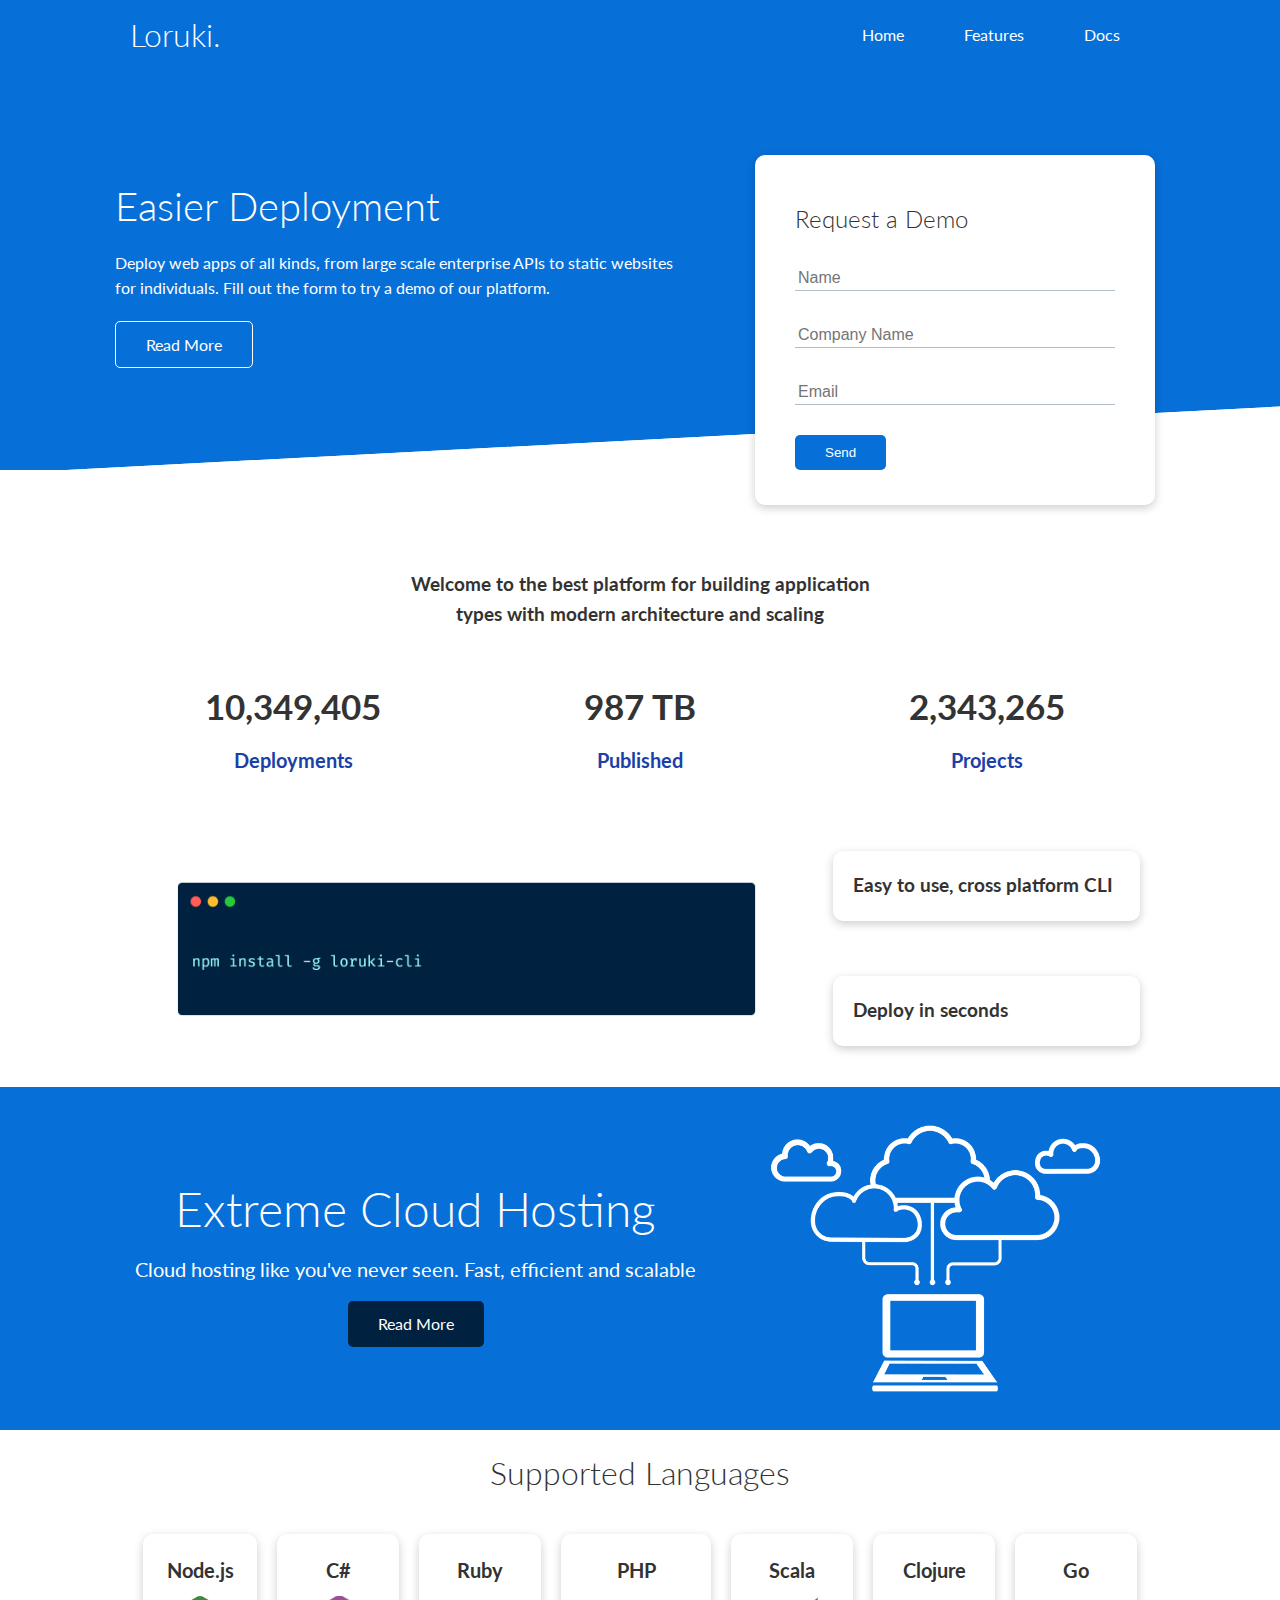
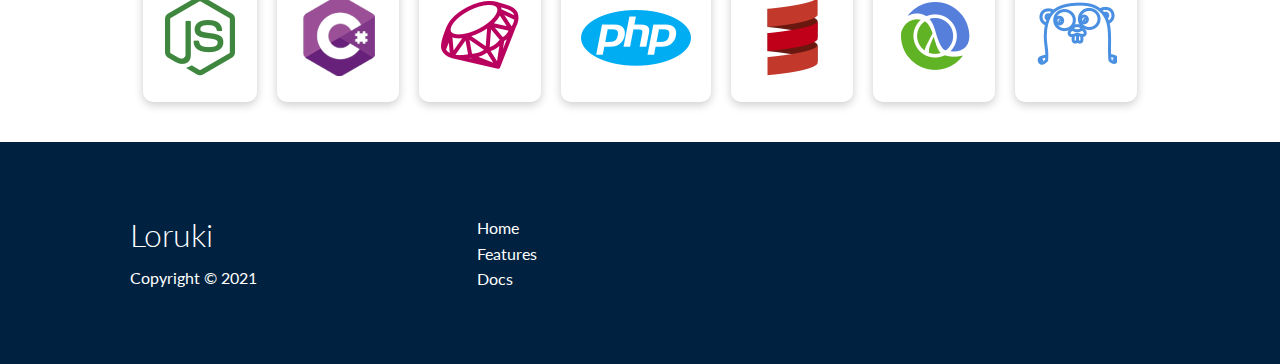
<file: index.html>
<!DOCTYPE html>
<html lang="en">

<head>
    <meta charset="UTF-8">
    <meta http-equiv="X-UA-Compatible" content="IE=edge">
    <meta name="viewport" content="width=device-width, initial-scale=1.0">
    <link rel="stylesheet" href="https://cdnjs.cloudflare.com/ajax/libs/font-awesome/5.15.3/css/all.min.css" integrity="sha512-iBBXm8fW90+nuLcSKlbmrPcLa0OT92xO1BIsZ+ywDWZCvqsWgccV3gFoRBv0z+8dLJgyAHIhR35VZc2oM/gI1w==" crossorigin="anonymous" />
    <link rel="stylesheet" href="css/utilities.css">
    <link rel="stylesheet" href="css/style.css">
    <title>Loruki</title>
</head>

<body>
    <!-- Navbar -->
    <div class="navbar">
        <div class="container flex">
            <h1 class="logo">Loruki.</h1>
            <nav>
                <ul>
                    <li>
                        <a href="index.html">Home</a></li>
                    <li>
                        <a href="features.html">Features</a></li>
                    <li>
                        <a href="docs.html">Docs</a></li>
                </ul>
            </nav>
        </div>
    </div>

    <!-- Shouwcase -->
    <section class="showcase">
        <div class="container grid">
            <div class="showcase-text">
                <h1>Easier Deployment</h1>
                <p>Deploy web apps of all kinds, from large scale enterprise APIs to static websites for individuals. Fill out the form to try a demo of our platform.</p>
                <a href="features.html" class="btn btn-outline"> Read More</a>
            </div>

            <div class="showcase-form card">
                <h2>Request a Demo</h2>
                <form>
                    <div class="form-control">
                        <input type="text" name="name" placeholder="Name">
                    </div>
                    <div class="form-control">
                        <input type="text" name="company" placeholder="Company Name">
                    </div>
                    <div class="form-control">
                        <input type="email" name="email" placeholder="Email">
                    </div>
                    <input type="submit" value="Send" class="btn btn-primary">
                </form>
            </div>
        </div>
    </section>

    <!-- Stats -->
    <section class="stats">
        <div class="container">
            <h3 class="stats-heading text-center my-1">
                Welcome to the best platform for building application types with modern architecture and scaling
            </h3>

            <div class="grid grid-3 text-center my-4">
                <div>
                    <i class="fas fa-server fa-3x"></i>
                    <h3>10,349,405</h3>
                    <p class="text-secondary">Deployments</p>
                </div>
                <div><i class="fas fa-upload fa-3x"></i>
                    <h3>987 TB</h3>
                    <p class="text-secondary">Published</p>
                </div>
                <div>
                    <i class="fas fa-project-diagram fa-3x"></i>
                    <h3>2,343,265</h3>
                    <p class="text-secondary">Projects</p>
                </div>
            </div>
        </div>
    </section>

    <!-- Cli -->
    <section class="cli">
        <div class="container grid">
            <img src="images/cli.png" alt="">
            <div class="card">
                <h3>Easy to use, cross platform CLI</h3>
            </div>
            <div class="card">
                <h3>Deploy in seconds</h3>
            </div>
        </div>
    </section>

    <!-- Cloud -->
    <section class="cloud bg-primary my-2 py-2">
        <div class="container grid">
            <div class="text-center">
                <h2 class="lg">Extreme Cloud Hosting</h2>
                <p class="lead my-1">Cloud hosting like you've never seen. Fast, efficient and scalable</p>
                <a href="features.html" class="btn btn-dark">Read More</a>
            </div>
            <img src="images/cloud.png" alt="">
        </div>
    </section>

    <!-- Languages -->
    <section class="languages">
        <h2 class="md text-center my-2">
            Supported Languages
        </h2>
        <div class="container flex">
            <div class="card">
                <h4>Node.js</h4>
                <img src="images/logos/node.png" alt="">
            </div>
            <div class="card">
                <h4>C#</h4>
                <img src="images/logos/csharp.png" alt="">
            </div>
            <div class="card">
                <h4>Ruby</h4>
                <img src="images/logos/ruby.png" alt="">
            </div>
            <div class="card">
                <h4>PHP</h4>
                <img src="images/logos/php.png" alt="">
            </div>
            <div class="card">
                <h4>Scala</h4>
                <img src="images/logos/scala.png" alt="">
            </div>
            <div class="card">
                <h4>Clojure</h4>
                <img src="images/logos/clojure.png" alt="">
            </div>
            <div class="card">
                <h4>Go</h4>
                <img src="images/logos/go.png" alt="">
            </div>
        </div>
    </section>

    <!-- Footer -->
    <footer class="footer bg-dark py-5">
        <div class="container grid grid-3">
            <div>
                <h1>Loruki</h1>
                <p>Copyright &copy; 2021</p>
            </div>
            <nav>
                <ul>
                    <li><a href="index.html">Home</a></li>
                    <li><a href="features.html">Features</a></li>
                    <li><a href="docs.html">Docs</a></li>
                </ul>
            </nav>
            <div class="social">
                <a href="#"><i class="fab fa-github fa-2x"></i></a>
                <a href="#"><i class="fab fa-facebook fa-2x"></i></a>
                <a href="#"><i class="fab fa-instagram fa-2x"></i></a>
                <a href="#"><i class="fab fa-twitter fa-2x"></i></a>
            </div>
        </div>
    </footer>

</body>

</html>
</file>
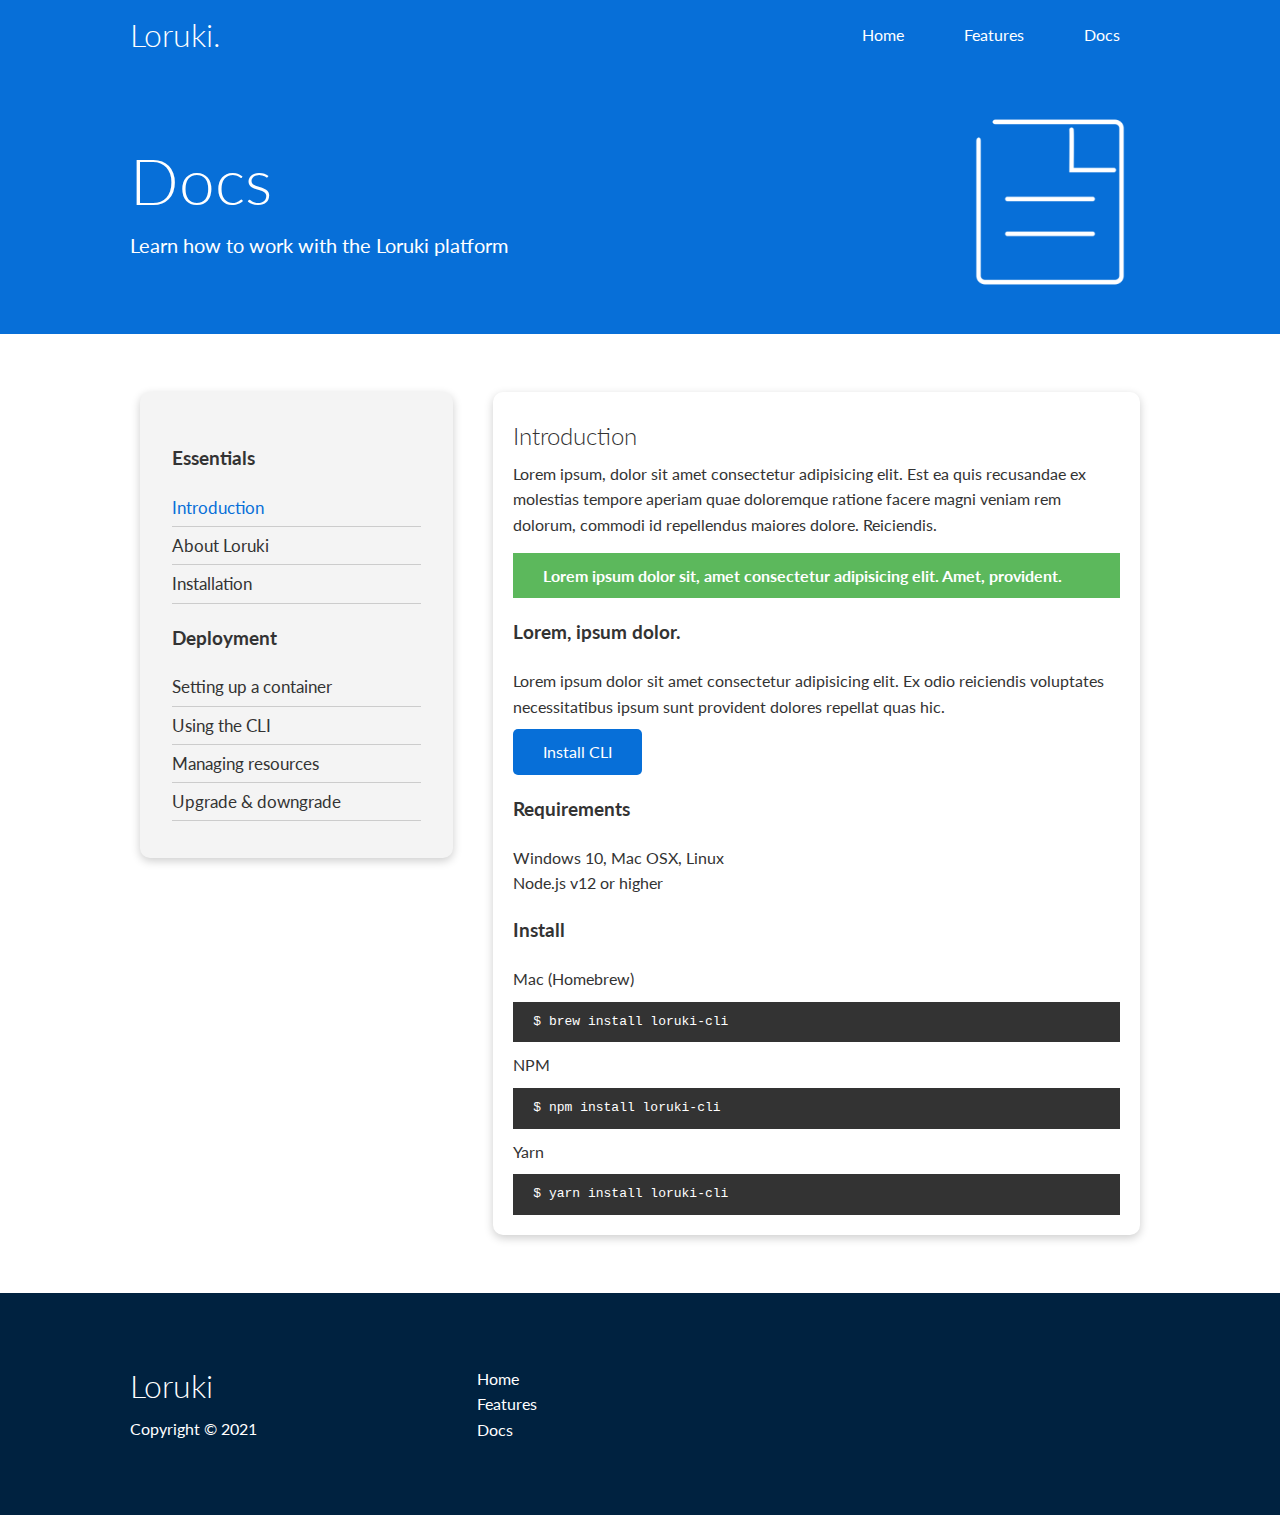
<file: docs.html>
<!DOCTYPE html>
<html lang="en">

<head>
    <meta charset="UTF-8">
    <meta http-equiv="X-UA-Compatible" content="IE=edge">
    <meta name="viewport" content="width=device-width, initial-scale=1.0">
    <link rel="stylesheet" href="https://cdnjs.cloudflare.com/ajax/libs/font-awesome/5.15.3/css/all.min.css" integrity="sha512-iBBXm8fW90+nuLcSKlbmrPcLa0OT92xO1BIsZ+ywDWZCvqsWgccV3gFoRBv0z+8dLJgyAHIhR35VZc2oM/gI1w==" crossorigin="anonymous" />
    <link rel="stylesheet" href="css/utilities.css">
    <link rel="stylesheet" href="css/style.css">
    <title>Loruki</title>
</head>

<body>
    <!-- Navbar -->
    <div class="navbar">
        <div class="container flex">
            <h1 class="logo">Loruki.</h1>
            <nav>
                <ul>
                    <li>
                        <a href="index.html">Home</a></li>
                    <li>
                        <a href="features.html">Features</a></li>
                    <li>
                        <a href="docs.html">Docs</a></li>
                </ul>
            </nav>
        </div>
    </div>

    <!-- head -->
    <section class="docs-head bg-primary py-3">
        <div class="container grid">
            <div>
                <h1 class="xl">Docs</h1>
                <p class="lead">Learn how to work with the Loruki platform</p>
            </div>
            <img src="images/docs.png" alt="">
        </div>
    </section>

    <!-- main -->
    <section class="docs-main my-4">
        <div class="container grid">
            <div class="card bg-light p-3">
                <h3 class="my-2">Essentials</h3>
                <nav>
                    <ul>
                        <li><a class="text-primary" href="#">Introduction</a></li>
                        <li><a href="#">About Loruki</a></li>
                        <li><a href="#">Installation</a></li>
                    </ul>
                </nav>

                <h3 class="my-2">Deployment</h3>
                <nav>
                    <ul>
                        <li><a href="#">Setting up a container</a></li>
                        <li><a href="#">Using the CLI</a></li>
                        <li><a href="#">Managing resources</a></li>
                        <li><a href="#">Upgrade & downgrade</a></li>
                    </ul>
                </nav>
            </div>
            <div class="card">
                <h2>Introduction</h2>
                <p>Lorem ipsum, dolor sit amet consectetur adipisicing elit. Est ea quis recusandae ex molestias tempore aperiam quae doloremque ratione facere magni veniam rem dolorum, commodi id repellendus maiores dolore. Reiciendis.</p>
                <div class="alert alert-success">
                    <i class="fas fa-info"></i>Lorem ipsum dolor sit, amet consectetur adipisicing elit. Amet, provident.
                </div>
                <h3>Lorem, ipsum dolor.</h3>
                <p>Lorem ipsum dolor sit amet consectetur adipisicing elit. Ex odio reiciendis voluptates necessitatibus ipsum sunt provident dolores repellat quas hic.</p>
                <a href="#" class="btn btn-primary">Install CLI</a>

                <h3>Requirements</h3>
                <ul>
                    <li>Windows 10, Mac OSX, Linux</li>
                    <li>Node.js v12 or higher</li>
                </ul>

                <h3>Install</h3>
                <p>Mac (Homebrew)</p>
                <pre><code>$ brew install loruki-cli</code></pre>
                <p>NPM</p>
                <pre><code>$ npm install loruki-cli</code></pre>
                <p>Yarn</p>
                <pre><code>$ yarn install loruki-cli</code></pre>
            </div>
        </div>
    </section>

    <!-- Footer -->
    <footer class="footer bg-dark py-5">
        <div class="container grid grid-3">
            <div>
                <h1>Loruki</h1>
                <p>Copyright &copy; 2021</p>
            </div>
            <nav>
                <ul>
                    <li><a href="index.html">Home</a></li>
                    <li><a href="features.html">Features</a></li>
                    <li><a href="docs.html">Docs</a></li>
                </ul>
            </nav>
            <div class="social">
                <a href="#"><i class="fab fa-github fa-2x"></i></a>
                <a href="#"><i class="fab fa-facebook fa-2x"></i></a>
                <a href="#"><i class="fab fa-instagram fa-2x"></i></a>
                <a href="#"><i class="fab fa-twitter fa-2x"></i></a>
            </div>
        </div>
    </footer>

</body>

</html>
</file>
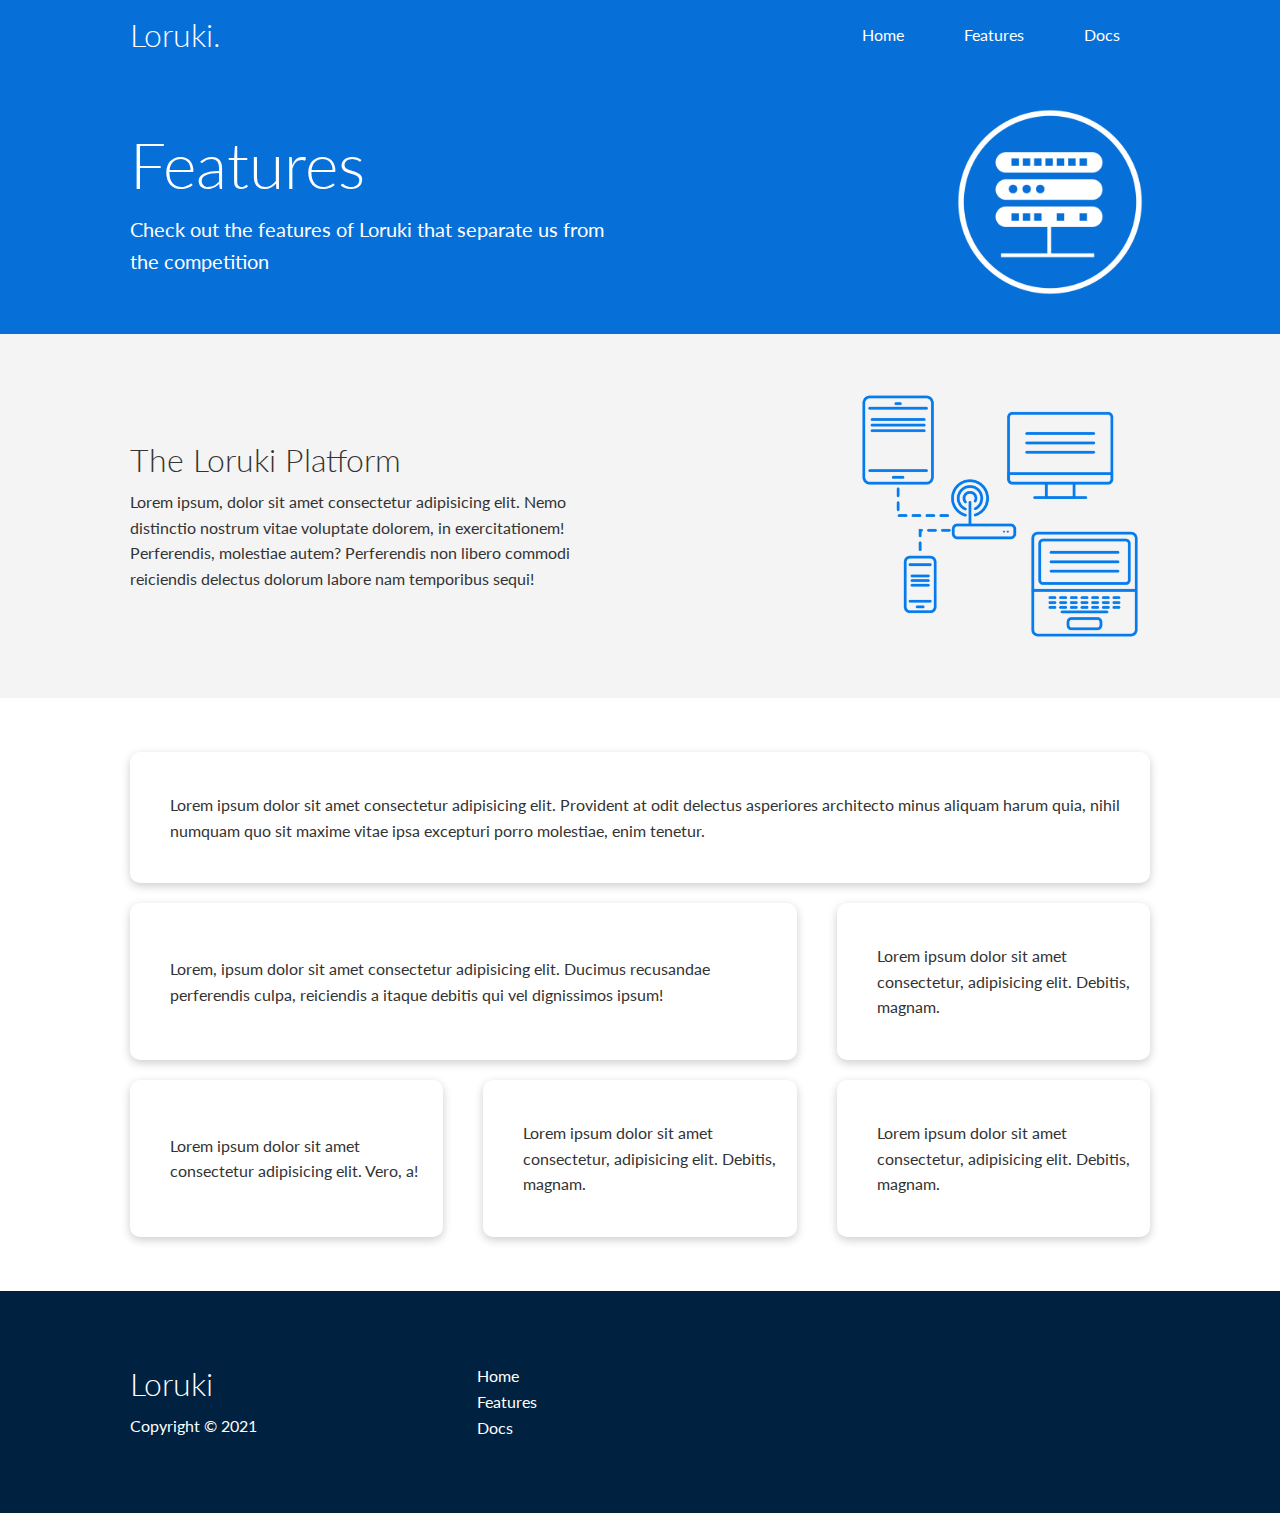
<file: features.html>
<!DOCTYPE html>
<html lang="en">

<head>
    <meta charset="UTF-8">
    <meta http-equiv="X-UA-Compatible" content="IE=edge">
    <meta name="viewport" content="width=device-width, initial-scale=1.0">
    <link rel="stylesheet" href="https://cdnjs.cloudflare.com/ajax/libs/font-awesome/5.15.3/css/all.min.css" integrity="sha512-iBBXm8fW90+nuLcSKlbmrPcLa0OT92xO1BIsZ+ywDWZCvqsWgccV3gFoRBv0z+8dLJgyAHIhR35VZc2oM/gI1w==" crossorigin="anonymous" />
    <link rel="stylesheet" href="css/utilities.css">
    <link rel="stylesheet" href="css/style.css">
    <title>Loruki</title>
</head>

<body>
    <!-- Navbar -->
    <div class="navbar">
        <div class="container flex">
            <h1 class="logo">Loruki.</h1>
            <nav>
                <ul>
                    <li>
                        <a href="index.html">Home</a></li>
                    <li>
                        <a href="features.html">Features</a></li>
                    <li>
                        <a href="docs.html">Docs</a></li>
                </ul>
            </nav>
        </div>
    </div>

    <!-- head -->
    <section class="features-head bg-primary py-3">
        <div class="container grid">
            <div>
                <h1 class="xl">Features</h1>
                <p class="lead">Check out the features of Loruki that separate us from the competition</p>
            </div>
            <img src="images/server.png" alt="">
        </div>
    </section>

    <!-- sub head -->
    <section class="features-sub-head bg-light py-3">
        <div class="container grid">
            <div>
                <h1 class="md">The Loruki Platform</h1>
                <p>Lorem ipsum, dolor sit amet consectetur adipisicing elit. Nemo distinctio nostrum vitae voluptate dolorem, in exercitationem! Perferendis, molestiae autem? Perferendis non libero commodi reiciendis delectus dolorum labore nam temporibus
                    sequi!
                </p>
            </div>
            <img src="images/server2.png" alt="">
        </div>
    </section>

    <section class="features-main my-2">
        <div class="container grid grid-3">
            <div class="card flex">
                <i class="fas fa-server fa-3x"></i>
                <p>Lorem ipsum dolor sit amet consectetur adipisicing elit. Provident at odit delectus asperiores architecto minus aliquam harum quia, nihil numquam quo sit maxime vitae ipsa excepturi porro molestiae, enim tenetur.</p>
            </div>
            <div class="card flex">
                <i class="fas fa-network-wired fa-3x"></i>
                <p>
                    Lorem, ipsum dolor sit amet consectetur adipisicing elit. Ducimus recusandae perferendis culpa, reiciendis a itaque debitis qui vel dignissimos ipsum!
                </p>
            </div>
            <div class="card flex">
                <i class="fas fa-laptop-code fa-3x"></i>
                <p>
                    Lorem ipsum dolor sit amet consectetur, adipisicing elit. Debitis, magnam.
                </p>
            </div>
            <div class="card flex">
                <i class="fas fa-database fa-3x"></i>
                <p>
                    Lorem ipsum dolor sit amet consectetur adipisicing elit. Vero, a!
                </p>
            </div>
            <div class="card flex">
                <i class="fas fa-power-off fa-3x"></i>
                <p>
                    Lorem ipsum dolor sit amet consectetur, adipisicing elit. Debitis, magnam.
                </p>
            </div>
            <div class="card flex">
                <i class="fas fa-upload fa-3x"></i>
                <p>
                    Lorem ipsum dolor sit amet consectetur, adipisicing elit. Debitis, magnam.
                </p>
            </div>
        </div>
    </section>

    <!-- Footer -->
    <footer class="footer bg-dark py-5">
        <div class="container grid grid-3">
            <div>
                <h1>Loruki</h1>
                <p>Copyright &copy; 2021</p>
            </div>
            <nav>
                <ul>
                    <li><a href="index.html">Home</a></li>
                    <li><a href="features.html">Features</a></li>
                    <li><a href="docs.html">Docs</a></li>
                </ul>
            </nav>
            <div class="social">
                <a href="#"><i class="fab fa-github fa-2x"></i></a>
                <a href="#"><i class="fab fa-facebook fa-2x"></i></a>
                <a href="#"><i class="fab fa-instagram fa-2x"></i></a>
                <a href="#"><i class="fab fa-twitter fa-2x"></i></a>
            </div>
        </div>
    </footer>

</body>

</html>
</file>
<file: css/utilities.css>
:root {
    --primary-color: #076fd8;
    --secondary-color: #1c3fa8;
    --dark-color: #002240;
    --light-color: #f4f4f4;
    --success-color: #5cb85c;
    --error-color: #d9534f;
}

.container {
    max-width: 1100px;
    margin: 0 auto;
    /* overflow: auto; */
    padding: 0 40px;
}

.card {
    background-color: #fff;
    color: #333;
    border-radius: 10px;
    box-shadow: 0 3px 10px rgba(0, 0, 0, 0.2);
    padding: 20px;
    margin: 10px;
}

.btn {
    display: inline-block;
    padding: 10px 30px;
    cursor: pointer;
    background-color: var(--primary-color);
    border: none;
    color: #fff;
    border-radius: 5px;
}

.btn-outline {
    background-color: transparent;
    border: 1px #fff solid;
}

.btn:hover {
    transform: scale(0.98);
    background-color: var(--secondary-color);
}


/* Backgrounds & colored buttons */

.bg-primary,
.btn-primary {
    background-color: var(--primary-color);
    color: #fff;
}

.bg-secondary,
.btn-secondary {
    background-color: var(--secondary-color);
    color: #fff;
}

.bg-dark,
.btn-dark {
    background-color: var(--dark-color);
    color: #fff;
}

.bg-light,
.btn-light {
    background-color: var(--light-color);
    color: #333;
}

.bg-primary a,
.btn-primary a,
.bg-secondary a,
.btn-secondary a,
.bg-dark a,
.btn-dark a {
    color: #fff;
}


/* Text colors */

.text-primary {
    color: var(--primary-color);
}

.text-secondary {
    color: var(--secondary-color);
}

.text-dark {
    color: var(--dark-color);
}

.text-light {
    color: var(--light-color);
}


/* Text sizes */

.lead {
    font-size: 20px;
}

.sm {
    font-size: 1rem;
}

.md {
    font-size: 2rem;
}

.lg {
    font-size: 3rem;
}

.xl {
    font-size: 4rem;
}

.text-center {
    text-align: center;
}


/* Alert */

.alert {
    background-color: var(--light-color);
    padding: 10px 20px;
    font-weight: bold;
    margin: 15px 0;
}

.alert i {
    margin-right: 10px;
}

.alert-success {
    background-color: var(--success-color);
    color: #fff;
}

.alert-error {
    background-color: var(--error-color);
    color: #fff;
}

.flex {
    display: flex;
    justify-content: center;
    align-items: center;
    height: 100%;
}

.grid {
    display: grid;
    grid-template-columns: 1fr 1fr;
    gap: 20px;
    justify-content: center;
    align-items: center;
    height: 100%;
}

.grid-3 {
    grid-template-columns: 1fr 1fr 1fr;
}


/* Margin */

.my-1 {
    margin: 1rem 0;
}

.my-2 {
    margin: 1.5rem 0;
}

.my-3 {
    margin: 2rem 0;
}

.my-4 {
    margin: 3rem 0;
}

.my-5 {
    margin: 4rem 0;
}

.m-1 {
    margin: 1rem;
}

.m-2 {
    margin: 1.5rem;
}

.m-3 {
    margin: 2rem;
}

.m-4 {
    margin: 3rem;
}

.m-5 {
    margin: 4rem;
}


/* Padding */

.py-1 {
    padding: 1rem 0;
}

.py-2 {
    padding: 1.5rem 0;
}

.py-3 {
    padding: 2rem 0;
}

.py-4 {
    padding: 3rem 0;
}

.py-5 {
    padding: 4rem 0;
}

.p-1 {
    padding: 1rem;
}

.p-2 {
    padding: 1.5rem;
}

.p-3 {
    padding: 2rem;
}

.p-4 {
    padding: 3rem;
}

.p-5 {
    padding: 4rem;
}
</file>
<file: css/style.css>
@import url('https://fonts.googleapis.com/css2?family=Lato:wght@300&display=swap');
:root {
    --primary-color: #076fd8;
    --secondary-color: #1c3fa8;
    --dark-color: #002240;
    --light-color: #f4f4f4;
}

* {
    box-sizing: border-box;
    padding: 0;
    margin: 0;
}

body {
    font-family: 'Lato', sans-serif;
    color: #333;
    line-height: 1.6;
}

ul {
    list-style-type: none;
}

a {
    text-decoration: none;
    color: #333;
}

h1,
h2 {
    font-weight: 300;
    line-height: 1.2;
    margin: 10px 0;
}

p {
    margin: 10px 0;
}

img {
    width: 100%;
}

code,
pre {
    background-color: #333;
    color: #fff;
    padding: 10px;
}


/* Navigation Bar */

.navbar {
    background-color: var(--primary-color);
    color: #fff;
    height: 70px;
}

.navbar ul {
    display: flex;
}

.navbar a {
    color: #fff;
    padding: 10px;
    margin: 0 20px;
}

.navbar a:hover {
    border-bottom: 2px #fff solid;
}

.navbar .flex {
    justify-content: space-between;
}


/* Showcase */

.showcase {
    height: 400px;
    background-color: var(--primary-color);
    color: #fff;
    position: relative;
}

.showcase h1 {
    font-size: 40px;
}

.showcase p {
    margin: 20px 0;
}

.showcase .grid {
    overflow: visible;
    grid-template-columns: 55% 45%;
    gap: 30px;
}

.showcase-text {
    animation: slideInFromLeft 1s ease-in;
}

.showcase-form {
    position: relative;
    top: 60px;
    height: 350px;
    width: 400px;
    padding: 40px;
    z-index: 100;
    justify-self: flex-end;
    animation: slideInFromRight 1s ease-in;
}

.showcase-form .form-control {
    margin: 30px 0;
}

.showcase-form input[type='text'],
.showcase-form input[type='email'] {
    border: 0;
    border-bottom: 1px solid #b4becb;
    width: 100%;
    padding: 3px;
    font-size: 16px;
}

.showcase-form input:focus {
    outline: none;
}

.showcase::after,
.showcase::before {
    content: "";
    position: absolute;
    height: 100px;
    bottom: -70px;
    left: 0;
    right: 0;
    background: #fff;
    transform: skewY(-3deg);
    -webkit-transform: skewY(-3deg);
    -moz-transform: skewY(-3deg);
    -ms-transform: skewY(-3deg);
}


/* Stats */

.stats {
    padding-top: 100px;
    animation: slideInBottom 1s ease-in;
}

.stats-heading {
    max-width: 500px;
    margin: auto;
}

.stats .grid h3 {
    font-size: 35px;
}

.stats .grid p {
    font-size: 20px;
    font-weight: bold;
}


/* Cli */

.cli .grid {
    grid-template-columns: repeat(3, 1fr);
    grid-template-rows: repeat(2, 1fr);
}

.cli .grid>*:first-child {
    grid-column: 1/span 2;
    grid-row: 1/ span 2;
}


/* Cloud */

.cloud .grid {
    grid-template-columns: 4fr 3fr;
}


/*Languages*/

.languages .flex {
    flex-wrap: wrap;
}

.languages .card {
    text-align: center;
    margin: 18px 10px 40px;
    transition: transform 0.2s ease-in;
}

.languages .card h4 {
    font-size: 20px;
    margin-bottom: 10px;
}

.languages .card:hover {
    transform: translateY(-15px);
}


/* Features */

.features-head img,
.docs-head img {
    width: 200px;
    justify-self: flex-end;
}

.features-sub-head img {
    width: 300px;
    justify-self: flex-end;
}

.features-main .card>i {
    margin-right: 20px;
}

.features-main .grid {
    padding: 30px;
}

.features-main .grid>*:first-child {
    grid-column: 1/ span 3;
}

.features-main .grid>*:nth-child(2) {
    grid-column: 1/ span 2;
}


/* Docs */

.docs-main h3 {
    margin: 20px 0;
}

.docs-main .grid {
    grid-template-columns: 1fr 2fr;
    align-items: flex-start;
}

.docs-main nav li {
    font-size: 17px;
    padding-bottom: 5px;
    margin-bottom: 5px;
    border-bottom: 1px #ccc solid;
}

.docs-main a:hover {
    font-weight: bold;
}


/* Footer */

.footer .social a {
    margin: 0 15px;
}


/* Animations */

@keyframes slideInFromLeft {
    0% {
        transform: translateX(-100%);
    }
    100% {
        transform: translateX(0);
    }
}

@keyframes slideInFromRight {
    0% {
        transform: translateX(100%);
    }
    100% {
        transform: translateX(0);
    }
}

@keyframes slideInTop {
    0% {
        transform: translateY(-100%);
    }
    100% {
        transform: translateY(0);
    }
}

@keyframes slideInBottom {
    0% {
        transform: translateY(100%);
    }
    100% {
        transform: translateY(0);
    }
}


/* Tablets and under */

@media(max-width: 768px) {
    .grid,
    .showcase .grid,
    .stats .grid,
    .cli .grid,
    .cloud .grid,
    .features-main .grid,
    .docs-main .grid {
        grid-template-columns: 1fr;
        grid-template-rows: 1fr;
    }
    .showcase {
        height: auto;
    }
    .showcase-text {
        text-align: center;
        margin-top: 40px;
        animation: slideInTop 1s ease-in;
    }
    .showcase-form {
        justify-self: center;
        margin: auto;
        animation: slideInBottom 1s ease-in;
    }
    .cli .grid>*:first-child {
        grid-column: 1;
        grid-row: 1;
    }
    .cli .card {
        text-align: center;
    }
    .features-head,
    .features-sub-head,
    .docs-head {
        text-align: center;
    }
    .features-head img,
    .features-sub-head img,
    .docs-head img {
        justify-self: center;
    }
    .features-main .grid>*:first-child,
    .features-main .grid>*:nth-child(2) {
        grid-column: 1;
    }
}


/* Mobile */

@media(max-width: 500px) {
    .navbar {
        height: 110px;
    }
    .navbar .flex {
        flex-direction: column;
    }
    .navbar ul {
        padding: 10px;
        background-color: rgba(0, 0, 0, 0.1);
    }
}
</file>
